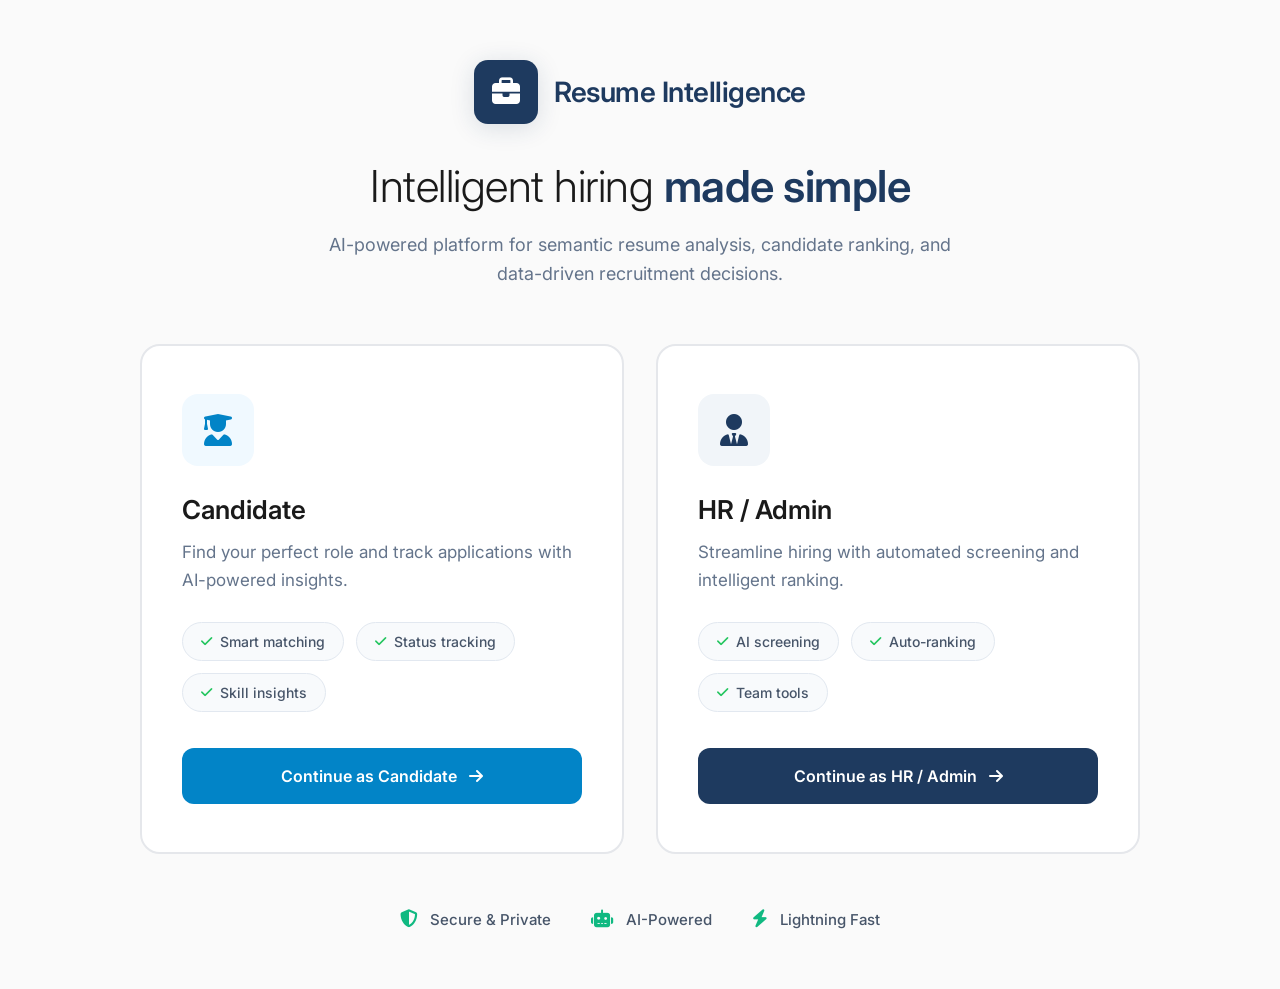
<file: templates/index.html>
<!DOCTYPE html>
<html lang="en">
<head>
    <meta charset="UTF-8">
    <title>Resume Intelligence System</title>
    <meta name="viewport" content="width=device-width, initial-scale=1.0">
    <link href="https://fonts.googleapis.com/css2?family=Inter:wght@300;400;500;600;700&display=swap" rel="stylesheet">
    <link rel="stylesheet" href="https://cdnjs.cloudflare.com/ajax/libs/font-awesome/6.4.0/css/all.min.css">
    
    <style>
        * {
            margin: 0;
            padding: 0;
            box-sizing: border-box;
        }

        body {
            font-family: 'Inter', -apple-system, BlinkMacSystemFont, sans-serif;
            min-height: 100vh;
            display: flex;
            align-items: center;
            justify-content: center;
            background: #fafafa;
            color: #1a1a1a;
            padding: 60px 24px;
        }

        .container {
            width: 100%;
            max-width: 1000px;
            text-align: center;
        }

        /* Header */
        .header {
            margin-bottom: 56px;
        }

        .brand {
            display: inline-flex;
            align-items: center;
            gap: 16px;
            margin-bottom: 36px;
        }

        .brand-logo {
            width: 64px;
            height: 64px;
            background: #1e3a5f;
            border-radius: 14px;
            display: flex;
            align-items: center;
            justify-content: center;
            color: white;
            font-size: 28px;
            box-shadow: 0 4px 24px rgba(30, 58, 95, 0.15);
        }

        .brand-title {
            font-size: 28px;
            font-weight: 600;
            color: #1e3a5f;
            letter-spacing: -0.5px;
        }

        .headline {
            font-size: 44px;
            font-weight: 300;
            line-height: 1.2;
            color: #1a1a1a;
            margin-bottom: 18px;
            letter-spacing: -0.5px;
        }

        .headline strong {
            font-weight: 600;
            color: #1e3a5f;
        }

        .tagline {
            font-size: 18px;
            line-height: 1.6;
            color: #64748b;
            max-width: 640px;
            margin: 0 auto;
        }

        /* Cards Grid */
        .cards-grid {
            display: grid;
            grid-template-columns: repeat(2, 1fr);
            gap: 32px;
            margin-bottom: 56px;
        }

        .role-card {
            background: white;
            border: 2px solid #e5e7eb;
            border-radius: 20px;
            padding: 48px 40px;
            text-align: left;
            transition: all 0.25s ease;
            text-decoration: none;
            display: block;
        }

        .role-card:hover {
            transform: translateY(-4px);
        }

        .role-card.candidate:hover {
            border-color: #0ea5e9;
            box-shadow: 0 16px 48px rgba(14, 165, 233, 0.15);
        }

        .role-card.admin:hover {
            border-color: #1e3a5f;
            box-shadow: 0 16px 48px rgba(30, 58, 95, 0.15);
        }

        .role-icon {
            width: 72px;
            height: 72px;
            border-radius: 16px;
            display: flex;
            align-items: center;
            justify-content: center;
            font-size: 32px;
            margin-bottom: 28px;
        }

        .candidate .role-icon {
            background: #f0f9ff;
            color: #0284c7;
        }

        .admin .role-icon {
            background: #f1f5f9;
            color: #1e3a5f;
        }

        .role-card h2 {
            font-size: 26px;
            font-weight: 600;
            color: #1a1a1a;
            margin-bottom: 14px;
        }

        .role-card p {
            font-size: 17px;
            color: #64748b;
            line-height: 1.6;
            margin-bottom: 28px;
        }

        .features {
            display: flex;
            flex-wrap: wrap;
            gap: 12px;
            margin-bottom: 36px;
        }

        .feature-tag {
            display: inline-flex;
            align-items: center;
            gap: 8px;
            padding: 10px 18px;
            background: #f8fafc;
            border-radius: 24px;
            font-size: 14px;
            color: #475569;
            font-weight: 500;
            border: 1px solid #e2e8f0;
        }

        .feature-tag i {
            font-size: 13px;
            color: #22c55e;
        }

        .btn-role {
            display: inline-flex;
            align-items: center;
            justify-content: center;
            gap: 12px;
            width: 100%;
            padding: 18px;
            border-radius: 12px;
            font-size: 16px;
            font-weight: 600;
            text-decoration: none;
            transition: all 0.2s ease;
        }

        .btn-candidate {
            background: #0284c7;
            color: white;
        }

        .btn-candidate:hover {
            background: #0369a1;
            box-shadow: 0 10px 28px rgba(2, 132, 199, 0.3);
        }

        .btn-admin {
            background: #1e3a5f;
            color: white;
        }

        .btn-admin:hover {
            background: #152a45;
            box-shadow: 0 10px 28px rgba(30, 58, 95, 0.3);
        }

        /* Trust Badges */
        .trust-badges {
            display: flex;
            justify-content: center;
            gap: 40px;
            flex-wrap: wrap;
        }

        .trust-item {
            display: flex;
            align-items: center;
            gap: 12px;
            font-size: 15px;
            color: #475569;
            font-weight: 500;
        }

        .trust-item i {
            color: #10b981;
            font-size: 18px;
        }

        /* Responsive */
        @media (max-width: 768px) {
            body {
                padding: 40px 20px;
            }

            .cards-grid {
                grid-template-columns: 1fr;
                gap: 24px;
            }

            .headline {
                font-size: 34px;
            }

            .role-card {
                padding: 36px 28px;
            }

            .role-icon {
                width: 60px;
                height: 60px;
                font-size: 26px;
            }

            .role-card h2 {
                font-size: 24px;
            }

            .trust-badges {
                gap: 24px;
            }
        }
    </style>
</head>
<body>

    <div class="container">

        <!-- Header -->
        <div class="header">
            <div class="brand">
                <div class="brand-logo">
                    <i class="fas fa-briefcase"></i>
                </div>
                <div class="brand-title">Resume Intelligence</div>
            </div>
            
            <h1 class="headline">
                Intelligent hiring <strong>made simple</strong>
            </h1>
            
            <p class="tagline">
                AI-powered platform for semantic resume analysis, candidate ranking, 
                and data-driven recruitment decisions.
            </p>
        </div>

        <!-- Cards -->
        <div class="cards-grid">
            
            <!-- Candidate Card -->
            <a href="/candidate-login" class="role-card candidate">
                <div class="role-icon">
                    <i class="fas fa-user-graduate"></i>
                </div>
                <h2>Candidate</h2>
                <p>Find your perfect role and track applications with AI-powered insights.</p>
                
                <div class="features">
                    <span class="feature-tag"><i class="fas fa-check"></i> Smart matching</span>
                    <span class="feature-tag"><i class="fas fa-check"></i> Status tracking</span>
                    <span class="feature-tag"><i class="fas fa-check"></i> Skill insights</span>
                </div>

                <div class="btn-role btn-candidate">
                    Continue as Candidate
                    <i class="fas fa-arrow-right"></i>
                </div>
            </a>

            <!-- Admin Card -->
            <a href="/admin-login" class="role-card admin">
                <div class="role-icon">
                    <i class="fas fa-user-tie"></i>
                </div>
                <h2>HR / Admin</h2>
                <p>Streamline hiring with automated screening and intelligent ranking.</p>
                
                <div class="features">
                    <span class="feature-tag"><i class="fas fa-check"></i> AI screening</span>
                    <span class="feature-tag"><i class="fas fa-check"></i> Auto-ranking</span>
                    <span class="feature-tag"><i class="fas fa-check"></i> Team tools</span>
                </div>

                <div class="btn-role btn-admin">
                    Continue as HR / Admin
                    <i class="fas fa-arrow-right"></i>
                </div>
            </a>

        </div>

        <!-- Trust Badges -->
        <div class="trust-badges">
            <div class="trust-item">
                <i class="fas fa-shield-alt"></i>
                <span>Secure & Private</span>
            </div>
            <div class="trust-item">
                <i class="fas fa-robot"></i>
                <span>AI-Powered</span>
            </div>
            <div class="trust-item">
                <i class="fas fa-bolt"></i>
                <span>Lightning Fast</span>
            </div>
        </div>

    </div>

</body>
</html>
</file>
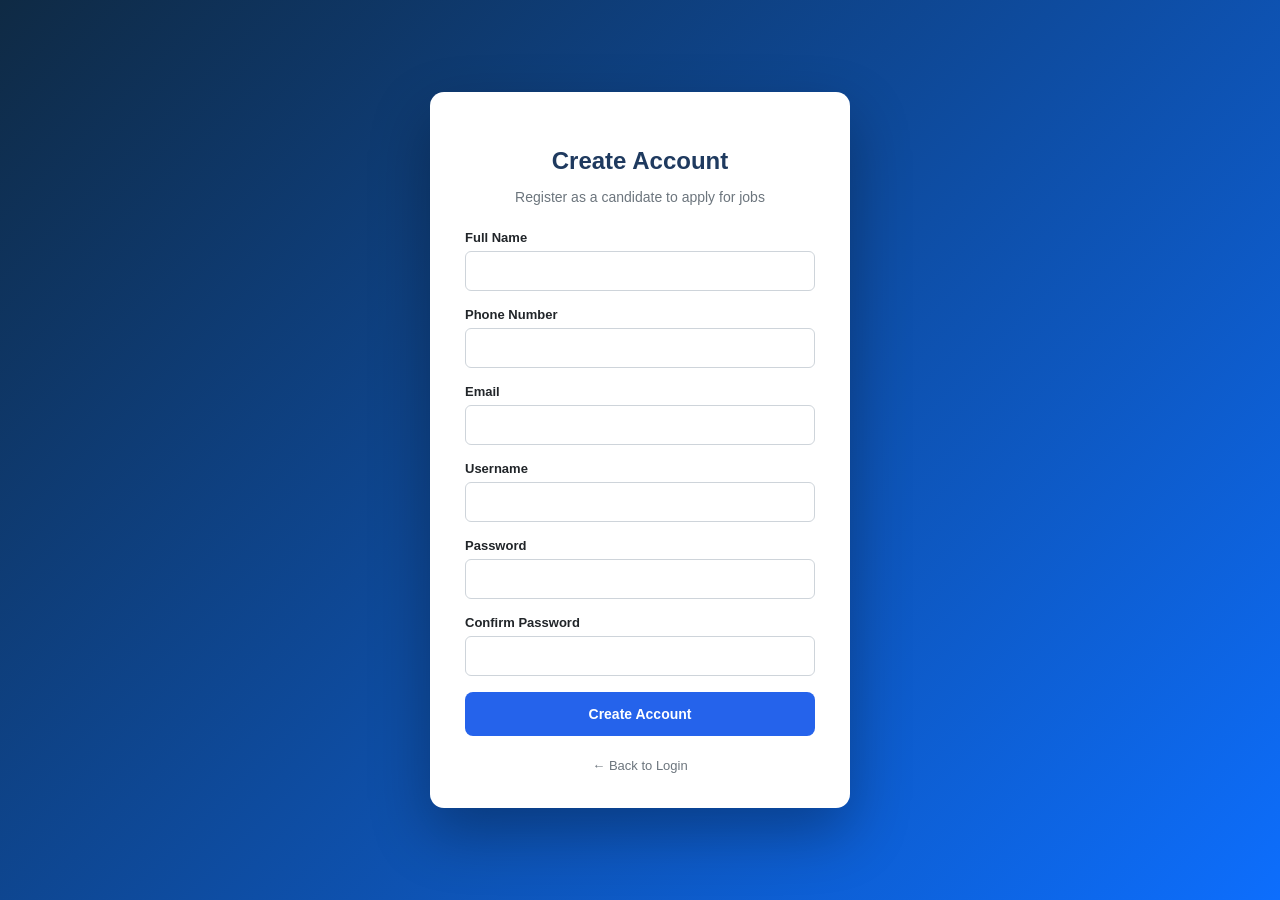
<file: templates/candidate_register.html>
<!DOCTYPE html>
<html lang="en">
<head>
    <meta charset="UTF-8">
    <title>Create Candidate Account</title>
    <link rel="stylesheet" href="/static/style.css">
</head>
<body>

<div class="auth-bg">

    <div class="auth-card">

        <h2>Create Account</h2>
        <p class="auth-subtitle">
            Register as a candidate to apply for jobs
        </p>

        <form method="post">

            <label>Full Name</label>
            <input type="text" name="name" required>

            <label>Phone Number</label>
            <input type="text" name="phone" required>

            <label>Email</label>
            <input type="email" name="email" required>

            <label>Username</label>
            <input type="text" name="username" required>

            <label>Password</label>
            <input type="password" name="password" required>

            <label>Confirm Password</label>
            <input type="password" name="confirm_password" required>

            <button type="submit" class="btn-primary full-btn">
                Create Account
            </button>

        </form>

        <a href="/candidate-login" class="back-link">
            ← Back to Login
        </a>

    </div>

</div>

</body>
</html>
</file>
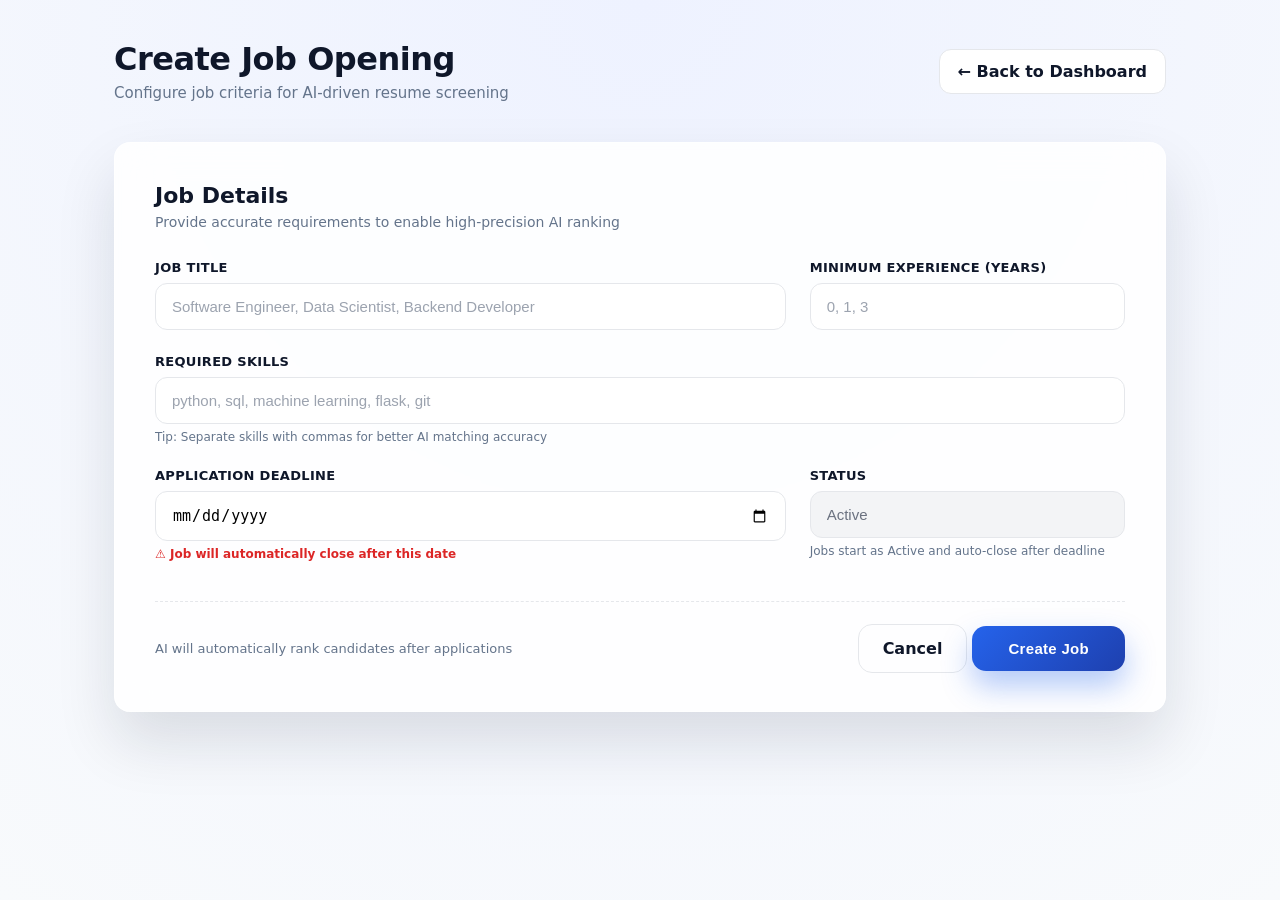
<file: templates/create_job.html>
<!DOCTYPE html>
<html lang="en">
<head>
<meta charset="UTF-8">
<title>Create Job | AI Recruitment System</title>
<meta name="viewport" content="width=device-width, initial-scale=1.0">

<style>
:root {
    --primary: #2563eb;
    --primary-dark: #1e40af;
    --accent: #22c55e;
    --bg: #f5f7fb;
    --card-bg: rgba(255,255,255,0.85);
    --text-main: #0f172a;
    --text-muted: #64748b;
    --border: #e5e7eb;
    --radius: 16px;
}

* {
    box-sizing: border-box;
    margin: 0;
    padding: 0;
}

body {
    font-family: "Inter", "Segoe UI", system-ui, sans-serif;
    background: radial-gradient(circle at top, #eef2ff, #f8fafc);
    min-height: 100vh;
    color: var(--text-main);
}

.page {
    max-width: 1100px;
    margin: auto;
    padding: 40px 24px;
}

.header {
    display: flex;
    justify-content: space-between;
    align-items: center;
    margin-bottom: 40px;
}

.header h1 {
    font-size: 32px;
    font-weight: 800;
    letter-spacing: -0.5px;
}

.header p {
    margin-top: 6px;
    font-size: 15px;
    color: var(--text-muted);
}

.back-btn {
    padding: 12px 18px;
    border-radius: 12px;
    text-decoration: none;
    background: white;
    border: 1px solid var(--border);
    font-weight: 600;
    color: var(--text-main);
    transition: all .25s ease;
}

.back-btn:hover {
    background: #f1f5f9;
    transform: translateY(-1px);
}

.card {
    background: var(--card-bg);
    backdrop-filter: blur(16px);
    border-radius: var(--radius);
    box-shadow: 0 30px 60px rgba(15,23,42,0.12);
    padding: 40px;
    border: 1px solid rgba(255,255,255,0.6);
}

.section-title {
    font-size: 22px;
    font-weight: 700;
    margin-bottom: 6px;
}

.section-subtitle {
    font-size: 14px;
    color: var(--text-muted);
    margin-bottom: 30px;
}

.form-grid {
    display: grid;
    grid-template-columns: 2fr 1fr;
    gap: 24px;
}

.form-group {
    display: flex;
    flex-direction: column;
}

.form-group label {
    font-size: 13px;
    font-weight: 700;
    margin-bottom: 8px;
    letter-spacing: 0.3px;
}

.form-group input {
    padding: 14px 16px;
    border-radius: 12px;
    border: 1px solid var(--border);
    font-size: 15px;
    transition: all .25s ease;
}

.form-group input::placeholder {
    color: #9ca3af;
}

.form-group input:focus {
    outline: none;
    border-color: var(--primary);
    box-shadow: 0 0 0 4px rgba(37,99,235,0.18);
}

.full {
    grid-column: 1 / -1;
}

.hint {
    margin-top: 6px;
    font-size: 12px;
    color: var(--text-muted);
}

.deadline-hint {
    margin-top: 6px;
    font-size: 12px;
    color: #dc2626;
    font-weight: 600;
}

.actions {
    display: flex;
    justify-content: space-between;
    align-items: center;
    margin-top: 40px;
    padding-top: 24px;
    border-top: 1px dashed var(--border);
}

.actions span {
    font-size: 13px;
    color: var(--text-muted);
}

.btn-cancel {
    padding: 14px 24px;
    border-radius: 14px;
    background: transparent;
    border: 1px solid var(--border);
    font-weight: 600;
    text-decoration: none;
    color: var(--text-main);
    transition: all .25s ease;
}

.btn-cancel:hover {
    background: #f1f5f9;
}

.btn-submit {
    padding: 14px 36px;
    border-radius: 14px;
    border: none;
    cursor: pointer;
    background: linear-gradient(135deg, var(--primary), var(--primary-dark));
    color: white;
    font-size: 15px;
    font-weight: 700;
    letter-spacing: 0.3px;
    box-shadow: 0 15px 30px rgba(37,99,235,0.35);
    transition: all .25s ease;
}

.btn-submit:hover {
    transform: translateY(-2px);
    box-shadow: 0 22px 45px rgba(37,99,235,0.45);
}

@media (max-width: 800px) {
    .form-grid {
        grid-template-columns: 1fr;
    }
    .header {
        flex-direction: column;
        align-items: flex-start;
        gap: 16px;
    }
}
</style>
</head>

<body>

<div class="page">

    <div class="header">
        <div>
            <h1>Create Job Opening</h1>
            <p>Configure job criteria for AI-driven resume screening</p>
        </div>
        <a href="/hr-dashboard" class="back-btn">← Back to Dashboard</a>
    </div>

    <div class="card">

        <div class="section-title">Job Details</div>
        <div class="section-subtitle">
            Provide accurate requirements to enable high-precision AI ranking
        </div>

        <form method="post">

            <div class="form-grid">

                <div class="form-group">
                    <label>JOB TITLE</label>
                    <input type="text"
                           name="job_title"
                           placeholder="Software Engineer, Data Scientist, Backend Developer"
                           required>
                </div>

                <div class="form-group">
                    <label>MINIMUM EXPERIENCE (YEARS)</label>
                    <input type="number"
                           name="min_experience"
                           min="0"
                           placeholder="0, 1, 3"
                           required>
                </div>

                <div class="form-group full">
                    <label>REQUIRED SKILLS</label>
                    <input type="text"
                           name="required_skills"
                           placeholder="python, sql, machine learning, flask, git"
                           required>
                    <div class="hint">
                        Tip: Separate skills with commas for better AI matching accuracy
                    </div>
                </div>

                <!-- NEW: Application Deadline -->
                <div class="form-group">
                    <label>APPLICATION DEADLINE</label>
                    <input type="date"
                           name="deadline"
                           min="{{ today }}"
                           required>
                    <div class="deadline-hint">
                        ⚠️ Job will automatically close after this date
                    </div>
                </div>

                <div class="form-group">
                    <label>STATUS</label>
                    <input type="text"
                           value="Active"
                           disabled
                           style="background: #f3f4f6; color: #6b7280;">
                    <div class="hint">
                        Jobs start as Active and auto-close after deadline
                    </div>
                </div>

            </div>

            <div class="actions">
                <span>AI will automatically rank candidates after applications</span>

                <div>
                    <a href="/hr-dashboard" class="btn-cancel">Cancel</a>
                    <button type="submit" class="btn-submit">Create Job</button>
                </div>
            </div>

        </form>

    </div>

</div>

</body>
</html>
</file>
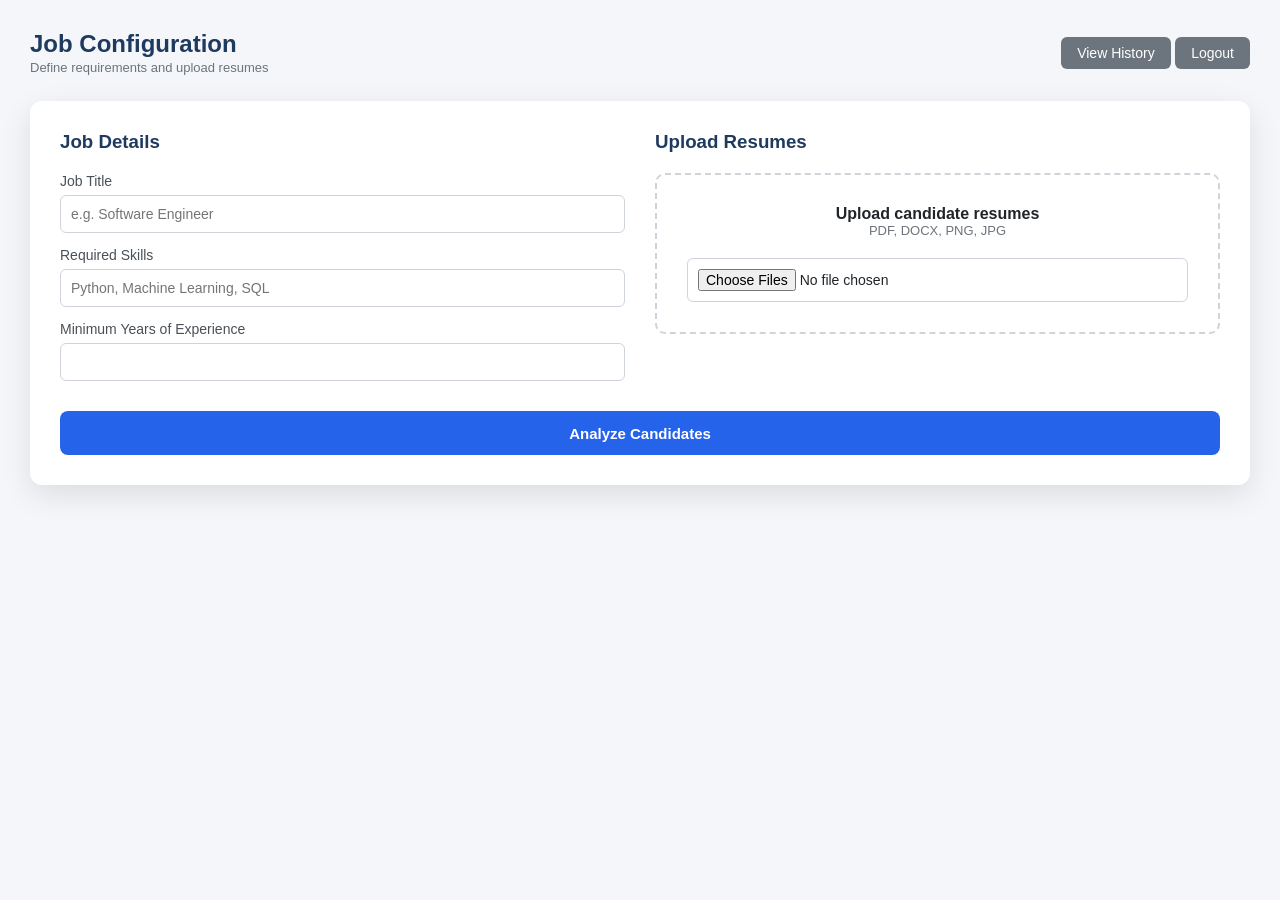
<file: templates/upload.html>
<!DOCTYPE html>
<html lang="en">
<head>
    <meta charset="UTF-8">
    <title>Job Configuration</title>
    <link rel="stylesheet" href="/static/style.css">
    <meta name="viewport" content="width=device-width, initial-scale=1.0">
</head>
<body>

<div class="page-wrapper">

    <!-- Top Bar -->
    <div class="top-bar">
        <div class="top-title">
            <h2>Job Configuration</h2>
            <span>Define requirements and upload resumes</span>
        </div>

        <!-- 🔹 ACTION BUTTONS -->
        <div class="top-actions">
            <a href="/history" class="btn-secondary">View History</a>
            <a href="/logout" class="btn-secondary">Logout</a>
        </div>
    </div>

    <!-- Main Card -->
    <div class="content-card">

        <form method="post" action="/analyze" enctype="multipart/form-data">

            <div class="form-grid">

                <!-- Job Details -->
                <div class="form-section">
                    <h3>Job Details</h3>

                    <label>Job Title</label>
                    <input type="text" name="job_title"
                           placeholder="e.g. Software Engineer" required>

                    <label>Required Skills</label>
                    <input type="text" name="skills"
                           placeholder="Python, Machine Learning, SQL" required>

                    <label>Minimum Years of Experience</label>
                    <input type="number" name="min_experience" min="0" required>
                </div>

                <!-- Resume Upload -->
                <div class="form-section">
                    <h3>Upload Resumes</h3>

                    <div class="upload-box">
                        <p>Upload candidate resumes</p>
                        <span>PDF, DOCX, PNG, JPG</span>
                        <input type="file" name="resumes" multiple required>
                    </div>
                </div>

            </div>

            <div class="form-actions">
                <button type="submit" class="btn-primary">
                    Analyze Candidates
                </button>
            </div>

        </form>

    </div>

</div>

</body>
</html>
</file>
<file: static/style.css>
/* ===== Reset & Base ===== */
* {
    box-sizing: border-box;
}

body {
    margin: 0;
    font-family: "Segoe UI", Roboto, Arial, sans-serif;
    background: linear-gradient(135deg, #1f3a5f, #0d6efd);
    height: 100vh;
    color: #212529;
}

/* ===== Wrapper ===== */
.auth-wrapper {
    display: flex;
    align-items: center;
    justify-content: center;
    height: 100vh;
}

/* ===== Card ===== */
.auth-card {
    width: 440px;
    background: #ffffff;
    border-radius: 14px;
    padding: 40px 36px;
    box-shadow: 0 25px 60px rgba(0, 0, 0, 0.25);
}

/* ===== Animation ===== */
.fade-in {
    animation: fadeInUp 0.7s ease forwards;
}

@keyframes fadeInUp {
    from {
        opacity: 0;
        transform: translateY(18px);
    }
    to {
        opacity: 1;
        transform: translateY(0);
    }
}

/* ===== Branding ===== */
.brand {
    display: flex;
    align-items: center;
    margin-bottom: 30px;
}

.brand-icon {
    width: 52px;
    height: 52px;
    background: #0d6efd;
    color: white;
    border-radius: 12px;
    font-weight: 700;
    font-size: 20px;
    display: flex;
    align-items: center;
    justify-content: center;
    margin-right: 14px;
}

.brand-text h1 {
    margin: 0;
    font-size: 22px;
    color: #1f3a5f;
}

.brand-text span {
    font-size: 13px;
    color: #6c757d;
}

/* ===== Form ===== */
.auth-form {
    margin-top: 10px;
}

.input-group {
    position: relative;
    margin-bottom: 18px;
}

.input-icon {
    position: absolute;
    left: 12px;
    top: 50%;
    transform: translateY(-50%);
    font-size: 16px;
    opacity: 0.6;
}

.auth-form input {
    width: 100%;
    padding: 12px 12px 12px 40px;
    border-radius: 8px;
    border: 1px solid #ced4da;
    font-size: 14px;
    transition: border 0.25s, box-shadow 0.25s;
}

.auth-form input:focus {
    outline: none;
    border-color: #0d6efd;
    box-shadow: 0 0 0 3px rgba(13, 110, 253, 0.15);
}

/* ===== Button ===== */
.btn-primary {
    width: 100%;
    height: 44px;
    background: #0d6efd;
    color: white;
    border: none;
    border-radius: 8px;
    font-size: 15px;
    font-weight: 600;
    cursor: pointer;
    position: relative;
    overflow: hidden;
}

.btn-primary:hover {
    background: #084298;
}

.btn-loader {
    display: none;
}

.btn-primary.loading .btn-text {
    visibility: hidden;
}

.btn-primary.loading .btn-loader {
    display: block;
    width: 18px;
    height: 18px;
    border: 3px solid rgba(255, 255, 255, 0.4);
    border-top: 3px solid white;
    border-radius: 50%;
    animation: spin 1s linear infinite;
    position: absolute;
    top: 50%;
    left: 50%;
    transform: translate(-50%, -50%);
}

@keyframes spin {
    to { transform: rotate(360deg); }
}

/* ===== Error ===== */
.auth-error {
    margin-top: 14px;
    text-align: center;
    color: #dc3545;
    font-size: 14px;
}

/* ===== Footer ===== */
.auth-footer {
    margin-top: 28px;
    text-align: center;
    font-size: 12px;
    color: #6c757d;
}

/* ===== Page Layout ===== */
.page-wrapper {
    padding: 30px;
    background: #f4f6f9;
    min-height: 100vh;
}

/* ===== Top Bar ===== */
.top-bar {
    display: flex;
    justify-content: space-between;
    align-items: center;
    margin-bottom: 25px;
}

.top-title h2 {
    margin: 0;
    color: #1f3a5f;
}

.top-title span {
    font-size: 13px;
    color: #6c757d;
}

.btn-secondary {
    padding: 8px 16px;
    background: #6c757d;
    color: white;
    text-decoration: none;
    border-radius: 6px;
    font-size: 14px;
}

.btn-secondary:hover {
    background: #565e64;
}

/* ===== Content Card ===== */
.content-card {
    background: white;
    border-radius: 12px;
    padding: 30px;
    box-shadow: 0 10px 30px rgba(0,0,0,0.1);
}

/* ===== Form Grid ===== */
.form-grid {
    display: grid;
    grid-template-columns: 1fr 1fr;
    gap: 30px;
}

/* ===== Sections ===== */
.form-section h3 {
    margin-top: 0;
    margin-bottom: 20px;
    color: #1f3a5f;
}

.form-section label {
    display: block;
    margin-bottom: 6px;
    margin-top: 14px;
    font-size: 14px;
    color: #495057;
}

.form-section input {
    width: 100%;
    padding: 10px;
    border-radius: 6px;
    border: 1px solid #ced4da;
    font-size: 14px;
}

/* ===== Upload Box ===== */
.upload-box {
    border: 2px dashed #ced4da;
    border-radius: 10px;
    padding: 30px;
    text-align: center;
    margin-top: 10px;
}

.upload-box p {
    margin: 0;
    font-weight: 600;
}

.upload-box span {
    display: block;
    font-size: 13px;
    color: #6c757d;
    margin-bottom: 10px;
}

.upload-box input {
    margin-top: 10px;
}

/* ===== Actions ===== */
.form-actions {
    margin-top: 30px;
    text-align: right;
}

/* ===== Progress Bar (SAFE VERSION) ===== */
.progress {
    background: #e9ecef;
    border-radius: 6px;
    height: 8px;
    width: 130px;
    overflow: hidden;
}

.progress-bar {
    height: 100%;
    width: calc(var(--score) * 1%);
    background: #0d6efd;
    border-radius: 6px;
}

/* =======================
   ENTERPRISE RESULT PAGE
   ======================= */

.dashboard-wrapper {
    padding: 32px;
    background: #f4f6f9;
    min-height: 100vh;
    font-family: "Segoe UI", Roboto, Arial, sans-serif;
}

/* Header */
.dashboard-header {
    display: flex;
    justify-content: space-between;
    align-items: center;
    margin-bottom: 30px;
}

.dashboard-header h1 {
    margin: 0;
    font-size: 28px;
    color: #1f3a5f;
}

.dashboard-header p {
    margin-top: 6px;
    color: #6c757d;
    font-size: 14px;
}

.btn-outline {
    padding: 10px 18px;
    border: 1px solid #0d6efd;
    color: #0d6efd;
    text-decoration: none;
    border-radius: 6px;
    font-size: 14px;
}

.btn-outline:hover {
    background: #0d6efd;
    color: white;
}

/* KPI Cards */
.kpi-section {
    display: grid;
    grid-template-columns: repeat(3, 1fr);
    gap: 24px;
    margin-bottom: 35px;
}

.kpi-card {
    background: white;
    padding: 22px;
    border-radius: 12px;
    box-shadow: 0 10px 30px rgba(0,0,0,0.08);
}

.kpi-card span {
    font-size: 13px;
    color: #6c757d;
}

.kpi-card strong {
    display: block;
    margin-top: 10px;
    font-size: 24px;
    color: #1f3a5f;
}

.kpi-card.highlight {
    border-left: 5px solid #0d6efd;
}

/* Table Card */
.table-card {
    background: white;
    border-radius: 14px;
    padding: 0;
    box-shadow: 0 15px 40px rgba(0,0,0,0.1);
}

.enterprise-table {
    width: 100%;
    border-collapse: collapse;
}

.enterprise-table thead {
    background: #f1f3f5;
}

.enterprise-table th {
    padding: 16px;
    font-size: 14px;
    color: #495057;
    text-align: left;
}

.enterprise-table td {
    padding: 16px;
    border-bottom: 1px solid #e9ecef;
    vertical-align: middle;
}

.enterprise-table tr:hover {
    background: #f8f9fa;
}

/* Rank Highlight */
.rank-cell {
    font-weight: 700;
    color: #0d6efd;
}

.top-rank {
    background: #eef4ff;
}

/* Candidate */
.candidate-name {
    font-weight: 600;
    color: #1f3a5f;
}

.candidate-sub {
    font-size: 12px;
    color: #6c757d;
}

/* Score */
.score-wrapper {
    display: flex;
    align-items: center;
}

.score-circle {
    width: 56px;
    height: 56px;
    border-radius: 50%;
    background: #0d6efd;
    color: white;
    display: flex;
    align-items: center;
    justify-content: center;
    font-weight: 600;
    font-size: 14px;
}

/* Skills */
.skills-cell {
    max-width: 260px;
}

.skill-pill {
    display: inline-block;
    background: #e7f1ff;
    color: #0d6efd;
    padding: 6px 10px;
    border-radius: 20px;
    font-size: 12px;
    margin: 3px 4px 3px 0;
}

/* Education */
.education-cell {
    font-size: 13px;
    color: #495057;
}

/* Action Button */
.btn-action {
    padding: 8px 14px;
    background: #0d6efd;
    color: white;
    text-decoration: none;
    border-radius: 6px;
    font-size: 13px;
}

.btn-action:hover {
    background: #084298;
}


/* ===============================
   LANDING PAGE (INDUSTRY READY)
   =============================== */

.landing-bg {
    min-height: 100vh;
    background: linear-gradient(135deg, #0f2a44, #0d6efd);
    display: flex;
    align-items: center;
    justify-content: center;
    padding: 20px;
}

.landing-container {
    max-width: 1000px;
    width: 100%;
    text-align: center;
    color: white;
}

.hero-text h1 {
    font-size: 42px;
    font-weight: 700;
    margin-bottom: 12px;
}

.hero-subtitle {
    font-size: 16px;
    max-width: 720px;
    margin: 0 auto 40px;
    color: rgba(255,255,255,0.85);
}

/* Role Cards */
.role-cards {
    display: grid;
    grid-template-columns: repeat(2, 1fr);
    gap: 30px;
    margin-bottom: 35px;
}

.role-card {
    background: rgba(255,255,255,0.12);
    backdrop-filter: blur(12px);
    padding: 30px;
    border-radius: 16px;
    box-shadow: 0 20px 40px rgba(0,0,0,0.25);
    transition: transform 0.3s ease, box-shadow 0.3s ease;
}

.role-card:hover {
    transform: translateY(-6px);
    box-shadow: 0 30px 60px rgba(0,0,0,0.35);
}

.role-card h3 {
    font-size: 22px;
    margin-bottom: 10px;
}

.role-card p {
    font-size: 14px;
    color: rgba(255,255,255,0.9);
    margin-bottom: 22px;
}

.role-card.highlight {
    border: 2px solid rgba(255,255,255,0.4);
}

/* Buttons */
.full-btn {
    display: block;
    width: 100%;
    padding: 12px;
    font-size: 14px;
    border-radius: 8px;
    text-decoration: none;
}

.footer-text {
    font-size: 13px;
    color: rgba(255,255,255,0.75);
}

/* Responsive */
@media (max-width: 768px) {
    .role-cards {
        grid-template-columns: 1fr;
    }

    .hero-text h1 {
        font-size: 32px;
    }
}


/* ===============================
   AUTH PAGES (LOGIN / REGISTER)
   =============================== */

.auth-bg {
    min-height: 100vh;
    background: linear-gradient(135deg, #0f2a44, #0d6efd);
    display: flex;
    align-items: center;
    justify-content: center;
    padding: 20px;
}

.auth-card {
    background: white;
    width: 100%;
    max-width: 420px;
    padding: 35px;
    border-radius: 14px;
    box-shadow: 0 25px 60px rgba(0,0,0,0.3);
}

.auth-card h2 {
    text-align: center;
    margin-bottom: 6px;
    color: #1f3a5f;
}

.auth-subtitle {
    text-align: center;
    font-size: 14px;
    color: #6c757d;
    margin-bottom: 25px;
}

.auth-card label {
    font-size: 13px;
    font-weight: 600;
    margin-bottom: 6px;
    display: block;
}

.auth-card input {
    width: 100%;
    padding: 11px;
    margin-bottom: 16px;
    border-radius: 6px;
    border: 1px solid #ced4da;
    font-size: 14px;
}

.auth-card input:focus {
    outline: none;
    border-color: #0d6efd;
}

.auth-footer {
    text-align: center;
    font-size: 13px;
    margin-top: 16px;
}

.auth-footer a {
    color: #0d6efd;
    text-decoration: none;
    font-weight: 600;
    margin-left: 4px;
}

.back-link {
    display: block;
    text-align: center;
    margin-top: 22px;
    font-size: 13px;
    text-decoration: none;
    color: #6c757d;
}


.job-grid {
    display: grid;
    grid-template-columns: repeat(auto-fill, minmax(280px, 1fr));
    gap: 20px;
    padding: 20px;
}

.job-card {
    background: white;
    padding: 20px;
    border-radius: 12px;
    box-shadow: 0 10px 25px rgba(0,0,0,0.1);
}

.job-card h3 {
    margin-bottom: 10px;
    color: #1f3a5f;
}

.job-card p {
    font-size: 14px;
    margin-bottom: 8px;
}


/* ===== HR DASHBOARD ===== */

body {
    background: #f4f6f9;
    font-family: 'Segoe UI', sans-serif;
}

.dashboard-wrapper {
    max-width: 1200px;
    margin: 40px auto;
    padding: 0 20px;
}

/* Header */
.dashboard-header {
    display: flex;
    justify-content: space-between;
    align-items: center;
    margin-bottom: 30px;
}

.dashboard-header h1 {
    margin: 0;
    color: #1e293b;
}

.dashboard-header p {
    color: #64748b;
    margin-top: 5px;
}

.btn-logout {
    background: #ef4444;
    color: white;
    padding: 10px 18px;
    border-radius: 8px;
    text-decoration: none;
    font-weight: 600;
}

/* Stats */
.stats-grid {
    display: grid;
    grid-template-columns: repeat(auto-fit, minmax(220px, 1fr));
    gap: 20px;
    margin-bottom: 30px;
}

.stat-card {
    background: white;
    border-radius: 14px;
    padding: 25px;
    text-align: center;
    box-shadow: 0 8px 25px rgba(0,0,0,0.05);
}

.stat-card h3 {
    font-size: 32px;
    margin: 0;
    color: #2563eb;
}

.stat-card span {
    color: #64748b;
}

/* Card */
.card {
    background: white;
    border-radius: 16px;
    padding: 25px;
    box-shadow: 0 10px 30px rgba(0,0,0,0.06);
}

.card-header {
    display: flex;
    justify-content: space-between;
    align-items: center;
    margin-bottom: 20px;
}

/* Table */
.modern-table {
    width: 100%;
    border-collapse: collapse;
}

.modern-table thead {
    background: #f1f5f9;
}

.modern-table th,
.modern-table td {
    padding: 14px;
    text-align: left;
}

.modern-table tr {
    border-bottom: 1px solid #e5e7eb;
}

.job-title {
    font-weight: 600;
}

/* Badges */
.badge {
    background: #e0e7ff;
    color: #1e40af;
    padding: 5px 10px;
    border-radius: 20px;
    font-size: 12px;
    margin: 3px;
    display: inline-block;
}

/* Buttons */
.btn-primary {
    background: #2563eb;
    color: white;
    padding: 10px 18px;
    border-radius: 8px;
    text-decoration: none;
    font-weight: 600;
}

.btn-view {
    background: #0ea5e9;
    color: white;
    padding: 8px 14px;
    border-radius: 6px;
    text-decoration: none;
    margin-right: 6px;
}

.btn-ai {
    background: #22c55e;
    color: white;
    padding: 8px 14px;
    border-radius: 6px;
    text-decoration: none;
}

.action-group {
    white-space: nowrap;
}

.empty {
    text-align: center;
    color: #64748b;
    margin: 30px 0;
}



.status {
    padding: 6px 12px;
    border-radius: 20px;
    font-weight: 600;
}

.status.accepted {
    background: #d4edda;
    color: #155724;
}

.status.rejected {
    background: #f8d7da;
    color: #721c24;
}

.status.pending {
    background: #fff3cd;
    color: #856404;
}

.btn-delete {
    background: #ef4444;
    color: white;
    padding: 8px 14px;
    border-radius: 6px;
    text-decoration: none;
    font-size: 13px;
    margin-right: 6px;
}

.btn-delete:hover {
    background: #dc2626;
}
</file>
